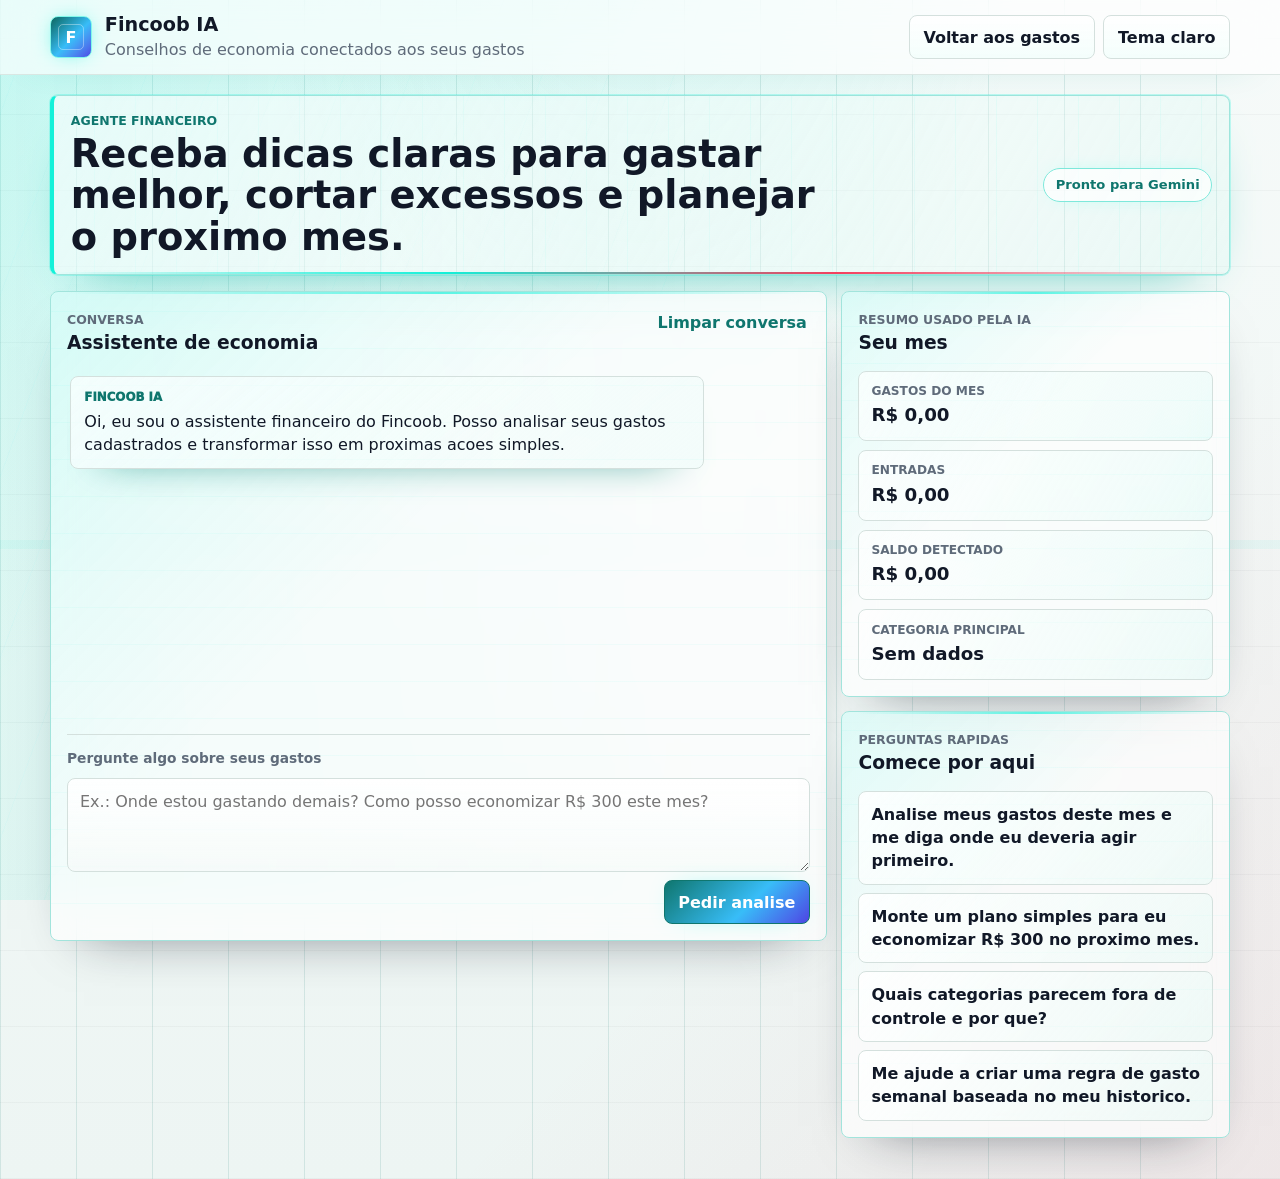
<file: frontend/ia.html>
<!DOCTYPE html>
<html lang="pt-BR">
<head>
  <meta charset="UTF-8" />
  <meta name="viewport" content="width=device-width, initial-scale=1.0" />
  <title>Fincoob IA - Conselheiro financeiro</title>
  <meta name="description" content="Assistente financeiro do Fincoob para analisar gastos pessoais e sugerir economia." />
  <link rel="stylesheet" href="style.css?v=20260601-ai" />
</head>
<body>
  <header class="app-header">
    <div class="container header-inner">
      <div class="brand">
        <div class="logo" aria-hidden="true">F</div>
        <div>
          <h1>Fincoob IA</h1>
          <p>Conselhos de economia conectados aos seus gastos</p>
        </div>
      </div>

      <div class="header-actions">
        <a class="btn" href="index.html">Voltar aos gastos</a>
        <button id="btnTheme" class="btn icon" type="button">Tema claro</button>
      </div>
    </div>
  </header>

  <main class="container app-main ai-main">
    <div id="toast" class="toast hidden" role="status" aria-live="polite"></div>

    <section class="hero ai-hero">
      <div>
        <span class="eyebrow">Agente financeiro</span>
        <h2>Receba dicas claras para gastar melhor, cortar excessos e planejar o proximo mes.</h2>
      </div>
      <div class="ai-status" id="aiStatus">Modo local ativo</div>
    </section>

    <section class="ai-grid">
      <article class="panel chat-panel">
        <div class="panel-head">
          <div>
            <span class="eyebrow">Conversa</span>
            <h3>Assistente de economia</h3>
          </div>
          <button id="btnClearChat" class="link-button" type="button">Limpar conversa</button>
        </div>

        <div id="chatMessages" class="chat-messages" aria-live="polite"></div>

        <form id="advisorForm" class="advisor-form">
          <label for="advisorQuestion">Pergunte algo sobre seus gastos</label>
          <textarea id="advisorQuestion" rows="3" maxlength="800" placeholder="Ex.: Onde estou gastando demais? Como posso economizar R$ 300 este mes?"></textarea>
          <div class="form-actions">
            <button id="btnAskAi" class="btn primary" type="submit">Pedir analise</button>
          </div>
        </form>
      </article>

      <aside class="ai-side">
        <article class="panel">
          <div class="panel-head">
            <div>
              <span class="eyebrow">Resumo usado pela IA</span>
              <h3>Seu mes</h3>
            </div>
          </div>
          <div id="aiDataSummary" class="ai-data-summary"></div>
        </article>

        <article class="panel">
          <div class="panel-head">
            <div>
              <span class="eyebrow">Perguntas rapidas</span>
              <h3>Comece por aqui</h3>
            </div>
          </div>
          <div class="prompt-list" id="promptList"></div>
        </article>
      </aside>
    </section>
  </main>

  <script src="ai.js?v=20260601-ai"></script>
</body>
</html>
</file>
<file: frontend/style.css>
:root {
  --primary: #0f766e;
  --primary-dark: #115e59;
  --primary-soft: #ccfbf1;
  --neon: #14f1d9;
  --neon-2: #38bdf8;
  --pulse: #f43f5e;
  --danger: #e11d48;
  --danger-soft: #ffe4e6;
  --success: #16a34a;
  --success-soft: #dcfce7;
  --accent: #4f46e5;
  --accent-soft: #e0e7ff;
  --warning: #ca8a04;
  --warning-soft: #fef9c3;
  --text: #111827;
  --text-soft: #5f6b7a;
  --surface: #ffffff;
  --surface-2: #f6faf9;
  --muted: #e8f0ef;
  --border: #d4e0dd;
  --bg: #edf5f3;
  --glass: rgba(255, 255, 255, .74);
  --grid-line: rgba(15, 118, 110, .13);
  --shadow: 0 22px 52px -34px rgba(17, 24, 39, .62);
  --glow: 0 0 0 1px color-mix(in srgb, var(--neon) 24%, transparent), 0 22px 58px -38px color-mix(in srgb, var(--neon) 76%, #000);
  --focus: 0 0 0 3px rgba(20, 241, 217, .24), 0 0 28px -10px rgba(20, 241, 217, .85);
}

.theme-dark {
  --primary: #2dd4bf;
  --primary-dark: #14b8a6;
  --primary-soft: #134e4a;
  --danger: #fb7185;
  --danger-soft: #881337;
  --success: #4ade80;
  --success-soft: #14532d;
  --accent: #a5b4fc;
  --accent-soft: #312e81;
  --warning: #facc15;
  --warning-soft: #713f12;
  --text: #edf5f3;
  --text-soft: #aebbc8;
  --surface: #101927;
  --surface-2: #0d1624;
  --muted: #172335;
  --border: #2a3d50;
  --bg: #07111d;
  --glass: rgba(16, 25, 39, .72);
  --grid-line: rgba(45, 212, 191, .16);
  --shadow: 0 22px 58px -34px rgba(0, 0, 0, .95);
  --glow: 0 0 0 1px color-mix(in srgb, var(--neon) 28%, transparent), 0 24px 64px -34px rgba(45, 212, 191, .34);
}

* {
  box-sizing: border-box;
}

html {
  scroll-behavior: smooth;
}

body {
  position: relative;
  margin: 0;
  min-height: 100vh;
  font-family: Inter, ui-sans-serif, system-ui, -apple-system, BlinkMacSystemFont, "Segoe UI", Arial, sans-serif;
  color: var(--text);
  background:
    linear-gradient(135deg, rgba(20, 241, 217, .16), transparent 28%),
    linear-gradient(315deg, rgba(244, 63, 94, .08), transparent 34%),
    repeating-linear-gradient(90deg, var(--grid-line) 0 1px, transparent 1px 76px),
    repeating-linear-gradient(0deg, rgba(17, 24, 39, .035) 0 1px, transparent 1px 76px),
    linear-gradient(180deg, var(--surface-2), var(--bg));
  line-height: 1.45;
}

body::before,
body::after {
  content: "";
  position: fixed;
  inset: 0;
  z-index: 0;
  pointer-events: none;
}

body::before {
  background:
    linear-gradient(90deg, transparent, rgba(20, 241, 217, .13), transparent),
    repeating-linear-gradient(110deg, transparent 0 22px, rgba(20, 241, 217, .045) 22px 23px, transparent 23px 62px);
  opacity: .68;
  transform: translateX(-45%);
  animation: scannerMove 12s linear infinite;
}

body::after {
  background:
    linear-gradient(180deg, transparent 0 60%, rgba(20, 241, 217, .06) 60% 61%, transparent 61%),
    radial-gradient(ellipse at 50% -20%, rgba(20, 241, 217, .12), transparent 44%);
  mix-blend-mode: multiply;
}

button,
input,
select,
textarea {
  font: inherit;
}

button {
  color: inherit;
}

.container {
  width: min(1180px, calc(100vw - 32px));
  margin: 0 auto;
}

.app-header {
  position: sticky;
  top: 0;
  z-index: 20;
  border-bottom: 1px solid color-mix(in srgb, var(--border) 78%, transparent);
  background: color-mix(in srgb, var(--glass) 86%, transparent);
  backdrop-filter: blur(18px);
  box-shadow: 0 10px 42px -34px color-mix(in srgb, var(--neon) 68%, #000);
}

.header-inner {
  display: flex;
  align-items: center;
  justify-content: space-between;
  gap: 1rem;
  padding: .85rem 0;
}

.brand {
  display: flex;
  align-items: center;
  gap: .8rem;
}

.logo {
  position: relative;
  display: grid;
  place-items: center;
  width: 42px;
  height: 42px;
  border-radius: 8px;
  color: #fff;
  border: 1px solid color-mix(in srgb, var(--neon) 54%, #fff);
  background:
    linear-gradient(135deg, color-mix(in srgb, var(--primary) 88%, #000), var(--neon-2) 54%, var(--accent));
  font-weight: 900;
  box-shadow: 0 0 22px -8px var(--neon), var(--shadow);
  isolation: isolate;
  animation: logoPulse 4s ease-in-out infinite;
}

.logo::after {
  content: "";
  position: absolute;
  inset: 7px;
  border: 1px solid rgba(255, 255, 255, .36);
  border-radius: 5px;
  z-index: -1;
}

.brand h1,
.hero h2,
.panel h3 {
  margin: 0;
}

.brand h1 {
  font-size: 1.2rem;
  line-height: 1.1;
}

.brand p,
.hero p,
.panel-head span,
.kpi-card small,
.drop-area span,
.paste-box label {
  margin: .18rem 0 0;
  color: var(--text-soft);
}

.header-actions,
.form-actions {
  display: flex;
  align-items: center;
  justify-content: flex-end;
  gap: .55rem;
  flex-wrap: wrap;
}

.app-main {
  position: relative;
  z-index: 1;
  padding: 1.25rem 0 2.6rem;
}

.hero {
  position: relative;
  display: grid;
  grid-template-columns: minmax(0, 1fr) auto;
  align-items: end;
  gap: 1rem;
  margin-bottom: 1rem;
  overflow: hidden;
  padding: 1rem 1.05rem 1.05rem;
  border: 1px solid color-mix(in srgb, var(--border) 72%, var(--neon));
  border-left: 4px solid var(--neon);
  border-radius: 8px;
  background:
    linear-gradient(120deg, color-mix(in srgb, var(--glass) 76%, transparent), color-mix(in srgb, var(--primary-soft) 22%, transparent)),
    repeating-linear-gradient(90deg, transparent 0 40px, color-mix(in srgb, var(--neon) 8%, transparent) 40px 41px);
  box-shadow: var(--glow);
}

.hero::after {
  content: "";
  position: absolute;
  inset: auto 0 0;
  height: 2px;
  background: linear-gradient(90deg, transparent, var(--neon), var(--pulse), transparent);
  animation: energyLine 5s linear infinite;
}

.hero h2 {
  max-width: 760px;
  margin-top: .15rem;
  font-size: clamp(1.55rem, 3vw, 2.55rem);
  line-height: 1.08;
}

.eyebrow {
  display: block;
  color: var(--primary);
  font-size: .78rem;
  font-weight: 900;
  text-transform: uppercase;
}

.period-control {
  display: grid;
  gap: .3rem;
  min-width: 190px;
  color: var(--text-soft);
  font-size: .86rem;
  font-weight: 750;
}

.kpi-grid,
.work-grid,
.report-grid {
  display: grid;
  gap: .9rem;
}

.kpi-grid {
  grid-template-columns: repeat(4, minmax(0, 1fr));
  margin-bottom: .95rem;
}

.work-grid,
.report-grid {
  grid-template-columns: minmax(0, .9fr) minmax(0, 1.1fr);
  margin-bottom: .95rem;
}

.kpi-card,
.panel {
  border: 1px solid color-mix(in srgb, var(--border) 74%, var(--neon));
  border-radius: 8px;
  background: color-mix(in srgb, var(--glass) 88%, transparent);
  box-shadow: var(--shadow);
  backdrop-filter: blur(16px);
}

.kpi-card {
  position: relative;
  overflow: hidden;
  padding: 1rem;
  transition: transform .22s ease, box-shadow .22s ease, border-color .22s ease;
}

.kpi-card::before {
  content: "";
  position: absolute;
  inset: 0 auto 0 0;
  width: 4px;
  background: linear-gradient(180deg, var(--neon), var(--primary));
  box-shadow: 0 0 18px var(--neon);
}

.kpi-card::after {
  content: "";
  position: absolute;
  inset: 0;
  pointer-events: none;
  background:
    linear-gradient(135deg, rgba(255, 255, 255, .18), transparent 34%),
    repeating-linear-gradient(90deg, transparent 0 46px, rgba(20, 241, 217, .06) 46px 47px);
  opacity: .8;
}

.kpi-card:hover,
.panel:hover {
  transform: translateY(-2px);
  border-color: color-mix(in srgb, var(--neon) 45%, var(--border));
  box-shadow: var(--glow);
}

.kpi-card.danger::before {
  background: var(--danger);
}

.kpi-card.success::before {
  background: var(--success);
}

.kpi-card.accent::before {
  background: var(--accent);
}

.kpi-card span {
  position: relative;
  color: var(--text-soft);
  font-size: .88rem;
}

.kpi-card strong {
  position: relative;
  display: block;
  margin-top: .25rem;
  font-size: clamp(1.25rem, 2vw, 1.7rem);
}

.panel {
  position: relative;
  overflow: hidden;
  padding: 1rem;
  transition: transform .22s ease, box-shadow .22s ease, border-color .22s ease;
}

.panel::before {
  content: "";
  position: absolute;
  inset: 0;
  pointer-events: none;
  background:
    linear-gradient(135deg, color-mix(in srgb, var(--neon) 12%, transparent), transparent 42%),
    repeating-linear-gradient(0deg, transparent 0 36px, rgba(20, 241, 217, .045) 36px 37px);
}

.panel::after {
  content: "";
  position: absolute;
  left: 1rem;
  right: 1rem;
  top: 0;
  height: 2px;
  background: linear-gradient(90deg, transparent, color-mix(in srgb, var(--neon) 74%, transparent), transparent);
  opacity: .9;
}

.panel > * {
  position: relative;
}

.panel-head {
  display: flex;
  align-items: start;
  justify-content: space-between;
  gap: 1rem;
  margin-bottom: .9rem;
}

.quick-panel {
  align-self: start;
}

.expense-form,
.insights,
.import-summary,
.import-preview {
  display: grid;
  gap: .75rem;
}

.amount-field {
  display: grid;
  gap: .35rem;
}

.amount-field input {
  min-height: 64px;
  color: var(--danger);
  font-size: 1.65rem;
  font-weight: 900;
}

.form-row {
  display: grid;
  gap: .35rem;
}

.form-row.two {
  grid-template-columns: repeat(2, minmax(0, 1fr));
  gap: .7rem;
}

label {
  color: var(--text);
  font-weight: 760;
}

input,
select,
textarea {
  width: 100%;
  border: 1px solid var(--border);
  border-radius: 8px;
  background:
    linear-gradient(180deg, color-mix(in srgb, var(--surface) 92%, transparent), color-mix(in srgb, var(--surface-2) 72%, transparent));
  color: var(--text);
  padding: .68rem .75rem;
  outline: none;
  transition: border-color .18s ease, box-shadow .18s ease, background .18s ease;
}

textarea {
  resize: vertical;
}

input:focus,
select:focus,
textarea:focus {
  border-color: var(--primary);
  box-shadow: var(--focus);
}

.is-invalid {
  border-color: var(--danger) !important;
  box-shadow: 0 0 0 3px color-mix(in srgb, var(--danger-soft) 70%, transparent) !important;
}

.field-error {
  min-height: 1.1rem;
  color: var(--danger);
  font-size: .82rem;
  font-weight: 760;
}

.suggestion-row {
  display: flex;
  align-items: center;
  justify-content: space-between;
  gap: .65rem;
  border: 1px solid color-mix(in srgb, var(--primary) 35%, var(--border));
  border-radius: 8px;
  background:
    linear-gradient(135deg, color-mix(in srgb, var(--primary-soft) 56%, var(--surface)), color-mix(in srgb, var(--neon) 12%, transparent));
  padding: .55rem .65rem;
  color: var(--text-soft);
  font-size: .88rem;
}

.suggestion-row button,
.chip {
  border: 1px solid color-mix(in srgb, var(--primary) 35%, var(--border));
  border-radius: 999px;
  background: linear-gradient(180deg, var(--surface), color-mix(in srgb, var(--primary-soft) 34%, var(--surface)));
  color: var(--primary);
  cursor: pointer;
  padding: .28rem .55rem;
  font-size: .82rem;
  font-weight: 900;
  transition: transform .16s ease, box-shadow .18s ease, border-color .18s ease;
}

.suggestion-row button:hover,
.chip:hover {
  transform: translateY(-1px);
  border-color: var(--neon);
  box-shadow: 0 0 20px -12px var(--neon);
}

.quick-categories {
  display: flex;
  flex-wrap: wrap;
  gap: .35rem;
  margin-top: .45rem;
}

.btn,
.link-button {
  border: 1px solid var(--border);
  border-radius: 8px;
  cursor: pointer;
  transition: transform .06s, box-shadow .18s, border-color .18s, background .18s;
}

.btn {
  position: relative;
  overflow: hidden;
  display: inline-flex;
  align-items: center;
  justify-content: center;
  min-height: 40px;
  padding: .58rem .85rem;
  color: inherit;
  text-decoration: none;
  background:
    linear-gradient(180deg, color-mix(in srgb, var(--surface) 94%, transparent), color-mix(in srgb, var(--primary-soft) 22%, var(--surface)));
  font-weight: 800;
}

.btn::before {
  content: "";
  position: absolute;
  inset: 0;
  background: linear-gradient(110deg, transparent 0 32%, rgba(255, 255, 255, .45) 44%, transparent 56% 100%);
  transform: translateX(-120%);
  transition: transform .45s ease;
}

.btn:hover {
  border-color: color-mix(in srgb, var(--neon) 58%, var(--border));
  box-shadow: 0 0 26px -14px var(--neon), var(--shadow);
}

.btn:hover::before {
  transform: translateX(120%);
}

.btn:active,
.link-button:active {
  transform: translateY(1px);
}

.btn.primary {
  color: #fff;
  border-color: var(--primary);
  background: linear-gradient(135deg, var(--primary), var(--neon-2) 58%, var(--accent));
  box-shadow: 0 0 28px -16px var(--neon);
}

.btn.ghost {
  background: var(--muted);
}

.link-button {
  border: 0;
  background: transparent;
  color: var(--primary);
  padding: .2rem;
  font-weight: 900;
}

.danger-link {
  color: var(--danger);
}

.filters {
  display: grid;
  grid-template-columns: minmax(0, 1fr) 180px;
  gap: .55rem;
  margin-bottom: .75rem;
}

.insight-card,
.entry-card,
.import-line {
  border: 1px solid color-mix(in srgb, var(--border) 78%, var(--neon));
  border-radius: 8px;
  background:
    linear-gradient(135deg, color-mix(in srgb, var(--surface-2) 88%, var(--primary-soft)), color-mix(in srgb, var(--neon) 8%, transparent));
  padding: .78rem;
}

.insight-card strong,
.entry-card strong {
  display: block;
}

.insight-card span,
.entry-card span,
.import-line span {
  color: var(--text-soft);
  font-size: .88rem;
}

.chart-box {
  position: relative;
  height: 285px;
}

.import-panel {
  margin-bottom: .95rem;
}

.import-grid {
  display: grid;
  grid-template-columns: minmax(0, .85fr) minmax(0, 1.15fr);
  gap: .85rem;
}

.drop-area {
  display: grid;
  place-items: center;
  min-height: 150px;
  border: 1px dashed color-mix(in srgb, var(--primary) 55%, var(--border));
  border-radius: 8px;
  background:
    linear-gradient(135deg, color-mix(in srgb, var(--primary-soft) 44%, var(--surface)), color-mix(in srgb, var(--neon-2) 10%, transparent));
  padding: 1rem;
  text-align: center;
  cursor: pointer;
}

.drop-area.is-dragging {
  border-color: var(--primary);
  background: color-mix(in srgb, var(--primary-soft) 62%, var(--surface));
  box-shadow: var(--focus);
  transform: scale(.995);
}

.drop-area input {
  display: none;
}

.paste-box {
  display: grid;
  gap: .5rem;
}

.import-summary {
  grid-template-columns: repeat(4, minmax(0, 1fr));
  margin-top: .85rem;
}

.import-preview {
  max-height: 310px;
  overflow: auto;
  margin-top: .75rem;
}

.import-line {
  display: grid;
  grid-template-columns: 92px minmax(0, 1fr) 150px 120px;
  gap: .7rem;
  align-items: center;
}

.import-line.duplicate {
  opacity: .6;
}

.pill {
  display: inline-flex;
  align-items: center;
  width: fit-content;
  border-radius: 999px;
  padding: .22rem .5rem;
  color: var(--primary);
  background: var(--primary-soft);
  font-size: .78rem;
  font-weight: 900;
}

.pill.expense {
  color: var(--danger);
  background: var(--danger-soft);
}

.pill.income {
  color: var(--success);
  background: var(--success-soft);
}

.table-wrap {
  overflow-x: auto;
  border: 1px solid var(--border);
  border-radius: 8px;
  background: color-mix(in srgb, var(--glass) 88%, transparent);
  backdrop-filter: blur(14px);
}

.table {
  width: 100%;
  min-width: 820px;
  border-collapse: collapse;
}

.table th,
.table td {
  padding: .72rem .76rem;
  border-bottom: 1px solid var(--border);
  text-align: left;
  vertical-align: top;
}

.table th {
  background:
    linear-gradient(90deg, color-mix(in srgb, var(--primary-soft) 62%, var(--muted)), color-mix(in srgb, var(--neon) 12%, var(--muted)));
  font-size: .88rem;
}

.table tr:last-child td {
  border-bottom: 0;
}

.table tbody tr:hover {
  background: color-mix(in srgb, var(--primary-soft) 25%, transparent);
}

.right {
  text-align: right;
}

.amount-expense {
  color: var(--danger);
  font-weight: 900;
}

.amount-income {
  color: var(--success);
  font-weight: 900;
}

.ai-main {
  min-height: calc(100vh - 74px);
}

.ai-hero {
  grid-template-columns: minmax(0, 1fr) minmax(150px, auto);
}

.ai-status {
  justify-self: end;
  align-self: center;
  width: fit-content;
  border: 1px solid color-mix(in srgb, var(--neon) 45%, var(--border));
  border-radius: 999px;
  padding: .42rem .72rem;
  color: var(--primary);
  background: color-mix(in srgb, var(--glass) 90%, transparent);
  box-shadow: 0 0 22px -14px var(--neon);
  font-size: .82rem;
  font-weight: 900;
}

.ai-grid {
  display: grid;
  grid-template-columns: minmax(0, 1.6fr) minmax(300px, .8fr);
  gap: .9rem;
  align-items: start;
}

.chat-panel {
  min-height: 650px;
  display: grid;
  grid-template-rows: auto minmax(360px, 1fr) auto;
}

.chat-messages {
  display: flex;
  flex-direction: column;
  gap: .75rem;
  min-height: 360px;
  max-height: 520px;
  overflow-y: auto;
  padding: .35rem .2rem .8rem;
}

.chat-message {
  width: min(86%, 680px);
  border: 1px solid var(--border);
  border-radius: 8px;
  padding: .72rem .82rem;
  background:
    linear-gradient(140deg, color-mix(in srgb, var(--glass) 92%, transparent), color-mix(in srgb, var(--primary-soft) 16%, transparent));
  box-shadow: 0 20px 42px -34px color-mix(in srgb, var(--neon) 55%, #000);
}

.chat-message.user {
  align-self: flex-end;
  border-color: color-mix(in srgb, var(--neon-2) 45%, var(--border));
  background:
    linear-gradient(140deg, color-mix(in srgb, var(--primary-soft) 44%, var(--glass)), color-mix(in srgb, var(--neon-2) 10%, transparent));
}

.chat-message span {
  display: block;
  color: var(--primary);
  font-size: .74rem;
  font-weight: 950;
  text-transform: uppercase;
}

.chat-message p {
  margin: .28rem 0 0;
  color: var(--text);
}

.advisor-form {
  display: grid;
  gap: .55rem;
  border-top: 1px solid var(--border);
  padding-top: .9rem;
}

.advisor-form label {
  color: var(--text-soft);
  font-size: .86rem;
  font-weight: 850;
}

.ai-side {
  display: grid;
  gap: .9rem;
}

.ai-data-summary {
  display: grid;
  gap: .58rem;
}

.ai-data-card {
  display: grid;
  gap: .12rem;
  border: 1px solid var(--border);
  border-radius: 8px;
  padding: .7rem .75rem;
  background:
    linear-gradient(120deg, color-mix(in srgb, var(--glass) 90%, transparent), color-mix(in srgb, var(--neon) 8%, transparent));
}

.ai-data-card span {
  color: var(--text-soft);
  font-size: .76rem;
  font-weight: 850;
  text-transform: uppercase;
}

.ai-data-card strong {
  font-size: 1.14rem;
}

.prompt-list {
  display: grid;
  gap: .5rem;
}

.prompt-button {
  border: 1px solid var(--border);
  border-radius: 8px;
  cursor: pointer;
  padding: .7rem .75rem;
  color: var(--text);
  background:
    linear-gradient(130deg, color-mix(in srgb, var(--surface) 86%, transparent), color-mix(in srgb, var(--primary-soft) 24%, transparent));
  text-align: left;
  font-weight: 800;
  transition: transform .14s ease, border-color .18s ease, box-shadow .18s ease;
}

.prompt-button:hover {
  transform: translateY(-1px);
  border-color: color-mix(in srgb, var(--neon) 55%, var(--border));
  box-shadow: 0 0 22px -14px var(--neon);
}

.btn:disabled {
  cursor: wait;
  opacity: .72;
}

.row-actions {
  display: flex;
  gap: .35rem;
  flex-wrap: wrap;
}

.mini-btn {
  border: 1px solid var(--border);
  border-radius: 7px;
  background: linear-gradient(180deg, var(--surface), color-mix(in srgb, var(--primary-soft) 26%, var(--surface)));
  cursor: pointer;
  padding: .36rem .55rem;
  font-size: .86rem;
  font-weight: 850;
  transition: transform .12s ease, box-shadow .18s ease, border-color .18s ease;
}

.mini-btn:hover {
  transform: translateY(-1px);
  border-color: color-mix(in srgb, var(--neon) 52%, var(--border));
  box-shadow: 0 0 20px -14px var(--neon);
}

.toast {
  position: fixed;
  right: 1rem;
  bottom: 1rem;
  z-index: 40;
  max-width: min(420px, calc(100vw - 32px));
  border: 1px solid var(--border);
  border-left: 5px solid var(--primary);
  border-radius: 8px;
  background: color-mix(in srgb, var(--glass) 94%, transparent);
  color: var(--text);
  padding: .8rem .9rem;
  box-shadow: var(--shadow);
  backdrop-filter: blur(16px);
}

.toast.error {
  border-left-color: var(--danger);
}

.toast.warning {
  border-left-color: var(--warning);
}

.hidden {
  display: none !important;
}

@keyframes scannerMove {
  0% { transform: translateX(-55%); }
  100% { transform: translateX(55%); }
}

@keyframes energyLine {
  0% { transform: translateX(-40%); opacity: .25; }
  35% { opacity: 1; }
  100% { transform: translateX(40%); opacity: .35; }
}

@keyframes logoPulse {
  0%, 100% { box-shadow: 0 0 18px -10px var(--neon), var(--shadow); }
  50% { box-shadow: 0 0 28px -6px var(--neon), var(--shadow); }
}

@media (prefers-reduced-motion: reduce) {
  *,
  *::before,
  *::after {
    animation-duration: .001ms !important;
    animation-iteration-count: 1 !important;
    scroll-behavior: auto !important;
    transition-duration: .001ms !important;
  }
}

@media (max-width: 980px) {
  .hero,
  .header-inner,
  .panel-head {
    align-items: stretch;
    grid-template-columns: 1fr;
    flex-direction: column;
  }

  .kpi-grid,
  .work-grid,
  .report-grid,
  .import-grid,
  .import-summary {
    grid-template-columns: 1fr;
  }

  .filters,
  .form-row.two {
    grid-template-columns: 1fr;
  }

  .period-control {
    min-width: 0;
  }

  .ai-grid {
    grid-template-columns: 1fr;
  }

  .ai-status {
    justify-self: start;
  }
}

@media (max-width: 560px) {
  .container {
    width: min(100% - 20px, 1180px);
  }

  .header-inner,
  .header-actions,
  .form-actions {
    display: grid;
    grid-template-columns: 1fr;
  }

  .btn {
    width: 100%;
  }

  .import-line {
    grid-template-columns: 1fr;
  }

  .chart-box {
    height: 250px;
  }

  .chat-panel {
    min-height: auto;
    grid-template-rows: auto minmax(320px, auto) auto;
  }

  .chat-messages {
    max-height: 440px;
  }

  .chat-message {
    width: 100%;
  }

  .table {
    min-width: 0;
  }

  .table thead {
    display: none;
  }

  .table,
  .table tbody,
  .table tr,
  .table td {
    display: block;
    width: 100%;
  }

  .table tr {
    border-bottom: 1px solid var(--border);
    padding: .55rem 0;
  }

  .table tr:last-child {
    border-bottom: 0;
  }

  .table td {
    display: grid;
    grid-template-columns: 92px minmax(0, 1fr);
    gap: .65rem;
    border-bottom: 0;
    padding: .36rem .55rem;
    text-align: left;
  }

  .table td::before {
    color: var(--text-soft);
    font-size: .78rem;
    font-weight: 900;
    text-transform: uppercase;
  }

  .table td:nth-child(1)::before { content: "Data"; }
  .table td:nth-child(2)::before { content: "Descrição"; }
  .table td:nth-child(3)::before { content: "Categoria"; }
  .table td:nth-child(4)::before { content: "Pagamento"; }
  .table td:nth-child(5)::before { content: "Origem"; }
  .table td:nth-child(6)::before { content: "Valor"; }
  .table td:nth-child(7)::before { content: "Ações"; }

  .table .right {
    text-align: left;
  }
}
</file>
